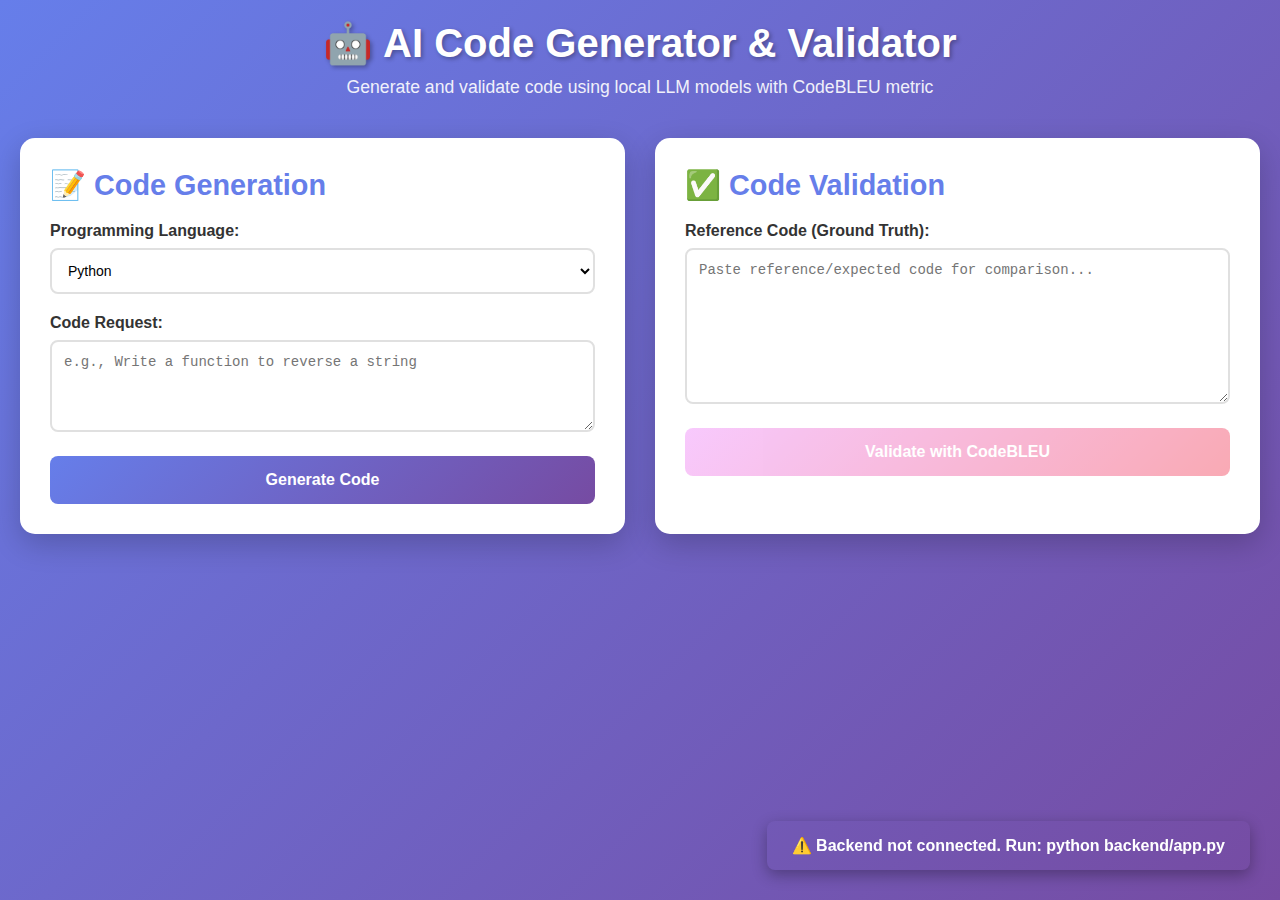
<file: frontend/index.html>
<!DOCTYPE html>
<html lang="en">
<head>
    <meta charset="UTF-8">
    <meta name="viewport" content="width=device-width, initial-scale=1.0">
    <title>AI Code Generator & Validator</title>
    <link rel="stylesheet" href="style.css">
</head>
<body>
    <div class="container">
        <!-- Header -->
        <header>
            <h1>🤖 AI Code Generator & Validator</h1>
            <p>Generate and validate code using local LLM models with CodeBLEU metric</p>
        </header>

        <!-- Main Content -->
        <div class="main-content">
            <!-- Code Generation Section -->
            <section class="generation-section">
                <h2>📝 Code Generation</h2>
                
                <div class="form-group">
                    <label for="language">Programming Language:</label>
                    <select id="language">
                        <option value="python">Python</option>
                        <option value="cpp">C++</option>
                        <option value="java">Java</option>
                        <option value="javascript">JavaScript</option>
                        <option value="c">C</option>
                    </select>
                </div>

                <div class="form-group">
                    <label for="query">Code Request:</label>
                    <textarea 
                        id="query" 
                        placeholder="e.g., Write a function to reverse a string"
                        rows="4"
                    ></textarea>
                </div>

                <button id="generateBtn" class="btn btn-primary">
                    <span class="btn-text">Generate Code</span>
                    <span class="loader" style="display: none;"></span>
                </button>

                <div id="generatedCodeSection" class="code-section" style="display: none;">
                    <div class="section-header">
                        <h3>Generated Code</h3>
                        <button id="downloadBtn" class="btn btn-small">📥 Download</button>
                    </div>
                    <pre><code id="generatedCode"></code></pre>
                </div>
            </section>

            <!-- Code Validation Section -->
            <section class="validation-section">
                <h2>✅ Code Validation</h2>
                
                <div class="form-group">
                    <label for="referenceCode">Reference Code (Ground Truth):</label>
                    <textarea 
                        id="referenceCode" 
                        placeholder="Paste reference/expected code for comparison..."
                        rows="8"
                    ></textarea>
                </div>

                <button id="validateBtn" class="btn btn-secondary" disabled>
                    <span class="btn-text">Validate with CodeBLEU</span>
                    <span class="loader" style="display: none;"></span>
                </button>

                <div id="validationResults" class="results-section" style="display: none;">
                    <h3>📊 Validation Results</h3>
                    
                    <div class="score-card">
                        <div class="score-main">
                            <span class="score-label">CodeBLEU Score</span>
                            <span id="codebluScore" class="score-value">0.0000</span>
                        </div>
                        <span id="qualityBadge" class="quality-badge">-</span>
                    </div>

                    <div class="metrics">
                        <div class="metric">
                            <div class="metric-header">
                                <span class="metric-name">N-gram Match</span>
                                <span id="ngramScore" class="metric-value">0.0000</span>
                            </div>
                            <div class="progress-bar">
                                <div id="ngramBar" class="progress-fill"></div>
                            </div>
                        </div>

                        <div class="metric">
                            <div class="metric-header">
                                <span class="metric-name">Syntax Match</span>
                                <span id="syntaxScore" class="metric-value">0.0000</span>
                            </div>
                            <div class="progress-bar">
                                <div id="syntaxBar" class="progress-fill"></div>
                            </div>
                        </div>

                        <div class="metric">
                            <div class="metric-header">
                                <span class="metric-name">Dataflow Match</span>
                                <span id="dataflowScore" class="metric-value">0.0000</span>
                            </div>
                            <div class="progress-bar">
                                <div id="dataflowBar" class="progress-fill"></div>
                            </div>
                        </div>
                    </div>

                    <div class="recommendations">
                        <h4>💡 Recommendations:</h4>
                        <ul id="recommendationsList"></ul>
                    </div>
                </div>
            </section>
        </div>

        <!-- Status Messages -->
        <div id="statusMessage" class="status-message" style="display: none;"></div>
    </div>

    <script src="script.js"></script>
</body>
</html>
</file>
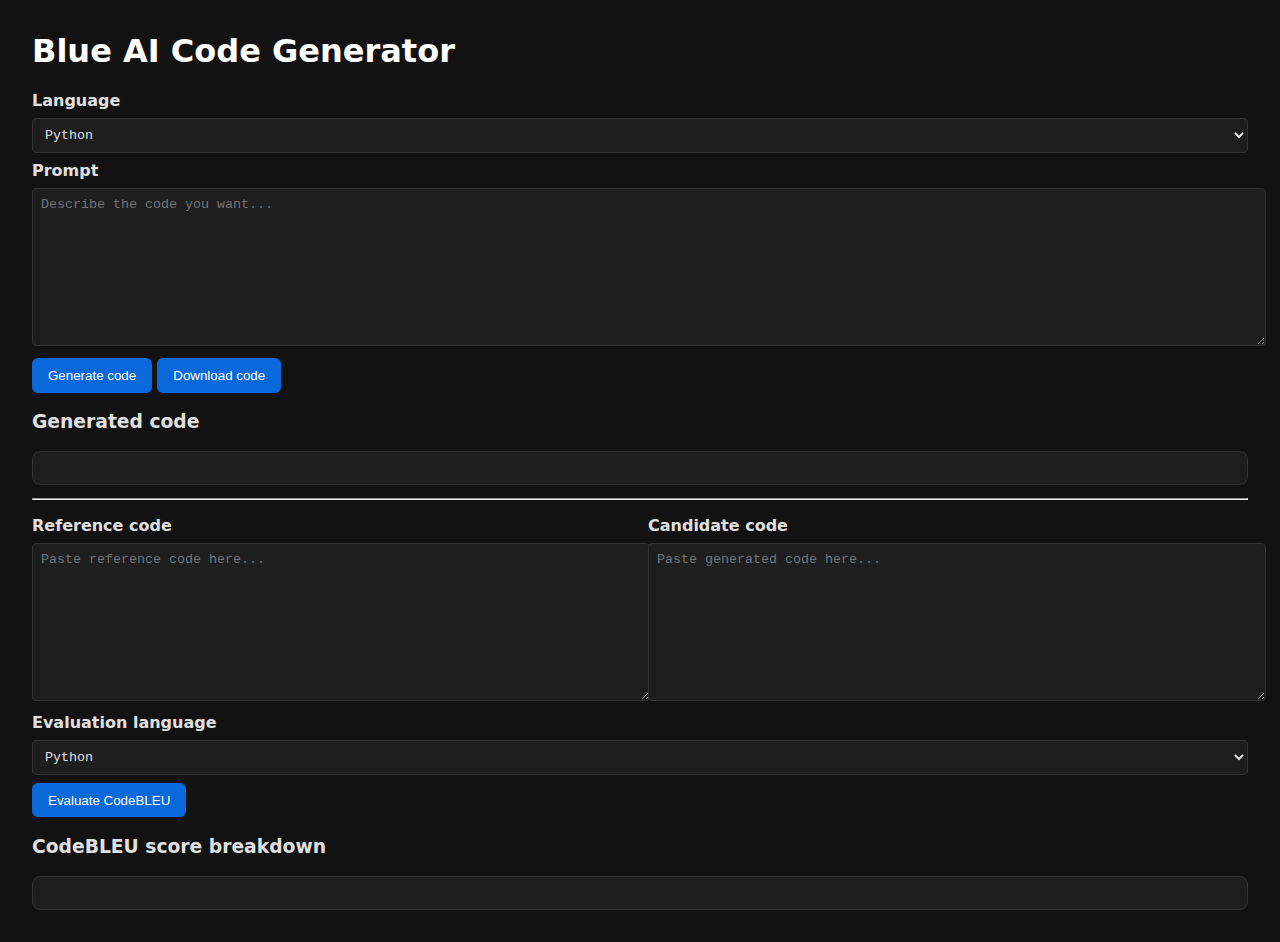
<file: codebleu/blue/frontend/home.html>
<!doctype html>
<html lang="en">
<head>
  <meta charset="utf-8">
  <title>Blue AI Code Generator</title>
  <meta name="viewport" content="width=device-width, initial-scale=1">
  <style>
    :root { color-scheme: dark; }
    body {
      font-family: system-ui, Segoe UI, Roboto, sans-serif;
      margin: 2rem;
      background-color: #121212;
      color: #e0e0e0;
    }
    h1 { color: #ffffff; }
    label { display: block; margin: 0.5rem 0; font-weight: 600; }
    select, textarea {
      width: 100%;
      font-family: ui-monospace, SFMono-Regular, Menlo, Monaco, Consolas, "Liberation Mono", monospace;
      background-color: #1e1e1e;
      color: #e0e0e0;
      border: 1px solid #333;
      padding: 0.5rem;
      border-radius: 4px;
    }
    textarea { min-height: 140px; }
    pre {
      background: #1e1e1e;
      color: #e0e0e0;
      padding: 1rem;
      border-radius: 8px;
      overflow: auto;
      border: 1px solid #333;
    }
    .row { display: grid; grid-template-columns: 1fr 1fr; gap: 1rem; }
    .btn {
      padding: 0.6rem 1rem;
      background: #0969da;
      color: #fff;
      border: none;
      border-radius: 6px;
      cursor: pointer;
      margin-top: 0.5rem;
    }
    .btn:disabled { opacity: 0.6; cursor: not-allowed; }
  </style>
</head>
<body>
  <h1>Blue AI Code Generator</h1>

  <section>
    <label>Language</label>
    <select id="language">
      <option value="python">Python</option>
      <option value="cpp">C++</option>
      <option value="java">Java</option>
      <option value="javascript">JavaScript</option>
    </select>

    <label>Prompt</label>
    <textarea id="prompt" placeholder="Describe the code you want..."></textarea>

    <button class="btn" id="genBtn">Generate code</button>
    <button class="btn" id="downloadBtn">Download code</button>

    <h3>Generated code</h3>
    <pre id="codeOut"></pre>
  </section>

  <hr>

  <section>
    <div class="row">
      <div>
        <label>Reference code</label>
        <textarea id="reference" placeholder="Paste reference code here..."></textarea>
      </div>
      <div>
        <label>Candidate code</label>
        <textarea id="candidate" placeholder="Paste generated code here..."></textarea>
      </div>
    </div>

    <label>Evaluation language</label>
    <select id="evalLang">
      <option value="python">Python</option>
      <option value="cpp">C++</option>
      <option value="java">Java</option>
      <option value="javascript">JavaScript</option>
    </select>

    <button class="btn" id="evalBtn">Evaluate CodeBLEU</button>

    <h3>CodeBLEU score breakdown</h3>
    <pre id="scoreOut"></pre>
  </section>

  <script>
    const genBtn = document.getElementById('genBtn');
    const codeOut = document.getElementById('codeOut');
    const downloadBtn = document.getElementById('downloadBtn');

    genBtn.onclick = async () => {
      genBtn.disabled = true;
      codeOut.textContent = '';
      try {
        const res = await fetch('/generate', {
          method: 'POST',
          headers: { 'Content-Type': 'application/json' },
          body: JSON.stringify({
            language: document.getElementById('language').value,
            prompt: document.getElementById('prompt').value
          })
        });
        const text = await res.text();
        codeOut.textContent = text;
        document.getElementById('candidate').value = text;
      } catch (e) {
        codeOut.textContent = 'Error generating code';
        console.error(e);
      } finally {
        genBtn.disabled = false;
      }
    };

    downloadBtn.onclick = () => {
      const code = codeOut.textContent;
      const lang = document.getElementById('language').value;
      if (!code) return;
      const extMap = { python: "py", cpp: "cpp", java: "java", javascript: "js" };
      const ext = extMap[lang] || "txt";
      const blob = new Blob([code], { type: "text/plain" });
      const url = URL.createObjectURL(blob);
      const a = document.createElement("a");
      a.href = url;
      a.download = `generated_code.${ext}`;
      a.click();
      URL.revokeObjectURL(url);
    };

    const evalBtn = document.getElementById('evalBtn');
    const scoreOut = document.getElementById('scoreOut');

    evalBtn.onclick = async () => {
      evalBtn.disabled = true;
      scoreOut.textContent = '';
      try {
        const res = await fetch('/evaluate', {
          method: 'POST',
          headers: { 'Content-Type': 'application/json' },
          body: JSON.stringify({
            reference: document.getElementById('reference').value,
            candidate: document.getElementById('candidate').value,
            language: document.getElementById('evalLang').value
          })
        });
        const json = await res.json();
        scoreOut.textContent =
          `BLEU-4: ${json["BLEU-4"]}\n` +
          `Keyword Precision: ${json["KeywordPrecision"]}\n` +
          `Syntax Overlap: ${json["SyntaxOverlap"]}\n` +
          `Identifier Penalty: ${json["IdentifierPenalty"]}\n` +
          `Final Score: ${json["FinalScore"]}\n\n` +
          `Recommendations:\n- ${json["Recommendations"].join("\n- ")}`;
      } catch (e) {
        scoreOut.textContent = 'Error evaluating code';
        console.error(e);
      } finally {
        evalBtn.disabled = false;
      }
    };
  </script>
</body>
</html>
</file>
<file: frontend/style.css>
* {
    margin: 0;
    padding: 0;
    box-sizing: border-box;
}

body {
    font-family: 'Segoe UI', Tahoma, Geneva, Verdana, sans-serif;
    background: linear-gradient(135deg, #667eea 0%, #764ba2 100%);
    min-height: 100vh;
    padding: 20px;
}

.container {
    max-width: 1400px;
    margin: 0 auto;
}

/* Header */
header {
    text-align: center;
    color: white;
    margin-bottom: 40px;
}

header h1 {
    font-size: 2.5em;
    margin-bottom: 10px;
    text-shadow: 2px 2px 4px rgba(0,0,0,0.3);
}

header p {
    font-size: 1.1em;
    opacity: 0.9;
}

/* Main Content */
.main-content {
    display: grid;
    grid-template-columns: 1fr 1fr;
    gap: 30px;
    margin-bottom: 30px;
}

@media (max-width: 968px) {
    .main-content {
        grid-template-columns: 1fr;
    }
}

/* Sections */
section {
    background: white;
    border-radius: 15px;
    padding: 30px;
    box-shadow: 0 10px 30px rgba(0,0,0,0.2);
}

section h2 {
    color: #667eea;
    margin-bottom: 20px;
    font-size: 1.8em;
}

/* Form Elements */
.form-group {
    margin-bottom: 20px;
}

.form-group label {
    display: block;
    font-weight: 600;
    color: #333;
    margin-bottom: 8px;
}

select, textarea {
    width: 100%;
    padding: 12px;
    border: 2px solid #e0e0e0;
    border-radius: 8px;
    font-size: 14px;
    font-family: inherit;
    transition: border-color 0.3s;
}

select {
    cursor: pointer;
    background: white;
}

textarea {
    resize: vertical;
    font-family: 'Courier New', monospace;
}

select:focus, textarea:focus {
    outline: none;
    border-color: #667eea;
}

/* Buttons */
.btn {
    width: 100%;
    padding: 15px 30px;
    border: none;
    border-radius: 8px;
    font-size: 16px;
    font-weight: 600;
    cursor: pointer;
    transition: all 0.3s;
    display: flex;
    align-items: center;
    justify-content: center;
    gap: 10px;
}

.btn-primary {
    background: linear-gradient(135deg, #667eea 0%, #764ba2 100%);
    color: white;
}

.btn-primary:hover:not(:disabled) {
    transform: translateY(-2px);
    box-shadow: 0 5px 15px rgba(102, 126, 234, 0.4);
}

.btn-secondary {
    background: linear-gradient(135deg, #f093fb 0%, #f5576c 100%);
    color: white;
}

.btn-secondary:hover:not(:disabled) {
    transform: translateY(-2px);
    box-shadow: 0 5px 15px rgba(245, 87, 108, 0.4);
}

.btn-small {
    width: auto;
    padding: 8px 16px;
    font-size: 14px;
    background: #667eea;
    color: white;
}

.btn:disabled {
    opacity: 0.5;
    cursor: not-allowed;
}

/* Loader */
.loader {
    width: 20px;
    height: 20px;
    border: 3px solid #f3f3f3;
    border-top: 3px solid #667eea;
    border-radius: 50%;
    animation: spin 1s linear infinite;
}

@keyframes spin {
    0% { transform: rotate(0deg); }
    100% { transform: rotate(360deg); }
}

/* Code Section */
.code-section {
    margin-top: 20px;
}

.section-header {
    display: flex;
    justify-content: space-between;
    align-items: center;
    margin-bottom: 10px;
}

.section-header h3 {
    color: #333;
    font-size: 1.3em;
}

pre {
    background: #1e1e1e;
    border-radius: 8px;
    padding: 20px;
    overflow-x: auto;
}

code {
    color: #d4d4d4;
    font-family: 'Courier New', monospace;
    font-size: 14px;
    line-height: 1.6;
}

/* Results Section */
.results-section {
    margin-top: 20px;
}

.results-section h3 {
    color: #333;
    margin-bottom: 20px;
}

/* Score Card */
.score-card {
    background: linear-gradient(135deg, #667eea 0%, #764ba2 100%);
    border-radius: 12px;
    padding: 25px;
    color: white;
    margin-bottom: 25px;
    display: flex;
    justify-content: space-between;
    align-items: center;
}

.score-main {
    display: flex;
    flex-direction: column;
}

.score-label {
    font-size: 1.1em;
    opacity: 0.9;
    margin-bottom: 5px;
}

.score-value {
    font-size: 3em;
    font-weight: bold;
}

.quality-badge {
    padding: 10px 20px;
    background: rgba(255, 255, 255, 0.2);
    border-radius: 20px;
    font-weight: 600;
    font-size: 1.1em;
}

/* Metrics */
.metrics {
    display: flex;
    flex-direction: column;
    gap: 20px;
    margin-bottom: 25px;
}

.metric {
    background: #f8f9fa;
    padding: 15px;
    border-radius: 8px;
}

.metric-header {
    display: flex;
    justify-content: space-between;
    margin-bottom: 10px;
}

.metric-name {
    font-weight: 600;
    color: #333;
}

.metric-value {
    font-weight: bold;
    color: #667eea;
}

.progress-bar {
    width: 100%;
    height: 10px;
    background: #e0e0e0;
    border-radius: 5px;
    overflow: hidden;
}

.progress-fill {
    height: 100%;
    background: linear-gradient(90deg, #667eea 0%, #764ba2 100%);
    transition: width 0.5s ease;
}

/* Recommendations */
.recommendations {
    background: #f0f4ff;
    padding: 20px;
    border-radius: 8px;
    border-left: 4px solid #667eea;
}

.recommendations h4 {
    color: #667eea;
    margin-bottom: 15px;
}

.recommendations ul {
    list-style: none;
    padding: 0;
}

.recommendations li {
    padding: 8px 0;
    color: #333;
    display: flex;
    align-items: flex-start;
}

.recommendations li:before {
    content: "•";
    color: #667eea;
    font-weight: bold;
    font-size: 1.5em;
    margin-right: 10px;
}

/* Status Message */
.status-message {
    position: fixed;
    bottom: 30px;
    right: 30px;
    padding: 15px 25px;
    border-radius: 8px;
    color: white;
    font-weight: 600;
    box-shadow: 0 5px 15px rgba(0,0,0,0.3);
    animation: slideIn 0.3s ease;
    z-index: 1000;
}

@keyframes slideIn {
    from {
        transform: translateX(400px);
</file>
